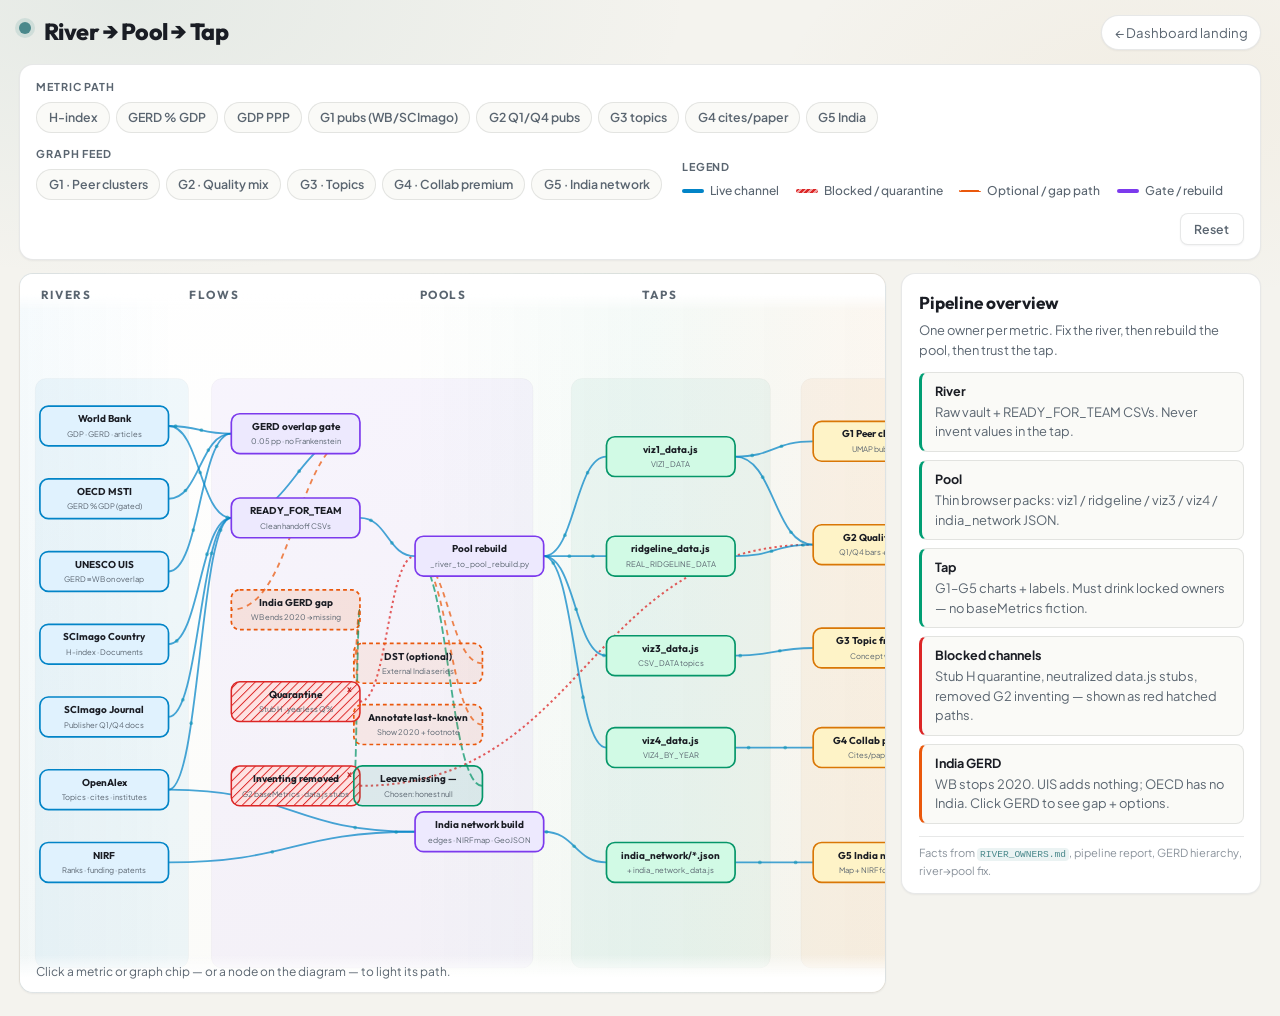
<file: tools/river-pipeline/index.html>
<!DOCTYPE html>
<html lang="en">
<head>
  <meta charset="UTF-8">
  <meta name="viewport" content="width=device-width, initial-scale=1.0">
  <title>River → Pool → Tap · Pipeline Map (team)</title>
  <link rel="preconnect" href="https://fonts.googleapis.com">
  <link rel="preconnect" href="https://fonts.gstatic.com" crossorigin>
  <link href="https://fonts.googleapis.com/css2?family=Outfit:wght@400;600;700;800&family=Plus+Jakarta+Sans:wght@400;500;600&display=swap" rel="stylesheet">
  <link rel="stylesheet" href="style.css?v=20260710">
</head>
<body>
  <div class="page">
    <header class="topbar">
      <div class="brand">
        <span class="brand-mark"></span>
        <div>
          <h1>River → Pool → Tap</h1>
          
        </div>
      </div>
      <a class="back-link" href="../../index.html">← Dashboard landing</a>
    </header>

    <section class="controls" aria-label="Metric and graph selectors">
      <div class="control-block">
        <span class="control-label">Metric path</span>
        <div class="chip-row" id="metric-chips"></div>
      </div>
      <div class="control-block">
        <span class="control-label">Graph feed</span>
        <div class="chip-row" id="graph-chips"></div>
      </div>
      <div class="control-block legend-block">
        <span class="control-label">Legend</span>
        <div class="legend-row">
          <span class="lg live"><i></i> Live channel</span>
          <span class="lg blocked"><i></i> Blocked / quarantine</span>
          <span class="lg dashed"><i></i> Optional / gap path</span>
          <span class="lg process"><i></i> Gate / rebuild</span>
        </div>
      </div>
      <button type="button" class="reset-btn" id="reset-btn" title="Clear highlight">Reset</button>
    </section>

    <div class="workspace">
      <main class="diagram-wrap">
        <div class="lane-labels" aria-hidden="true">
          <span>Rivers</span>
          <span>Flows</span>
          <span>Pools</span>
          <span>Taps</span>
        </div>
        <svg id="pipeline-svg" role="img" aria-label="Interactive river pool tap pipeline diagram"></svg>
        <div class="flow-hint" id="flow-hint">Click a metric or graph chip — or a node on the diagram — to light its path.</div>
      </main>

      <aside class="notes-panel" id="notes-panel">
        <div class="notes-head">
          <h2 id="notes-title">Pipeline overview</h2>
          <p class="notes-sub" id="notes-sub">One owner per metric. Fix the river, then rebuild the pool, then trust the tap.</p>
        </div>
        <ul class="notes-list" id="notes-list"></ul>
        <div class="india-callout" id="india-callout" hidden>
          <h3>India GERD after 2020</h3>
          <p id="india-callout-body"></p>
          <ul id="india-options"></ul>
        </div>
        <footer class="notes-foot">
          Facts from <code>RIVER_OWNERS.md</code>, pipeline report, GERD hierarchy, river→pool fix.
        </footer>
      </aside>
    </div>
  </div>

  <script src="../../d3.v7.min.js"></script>
  <script src="app.js?v=20260710"></script>
</body>
</html>
</file>
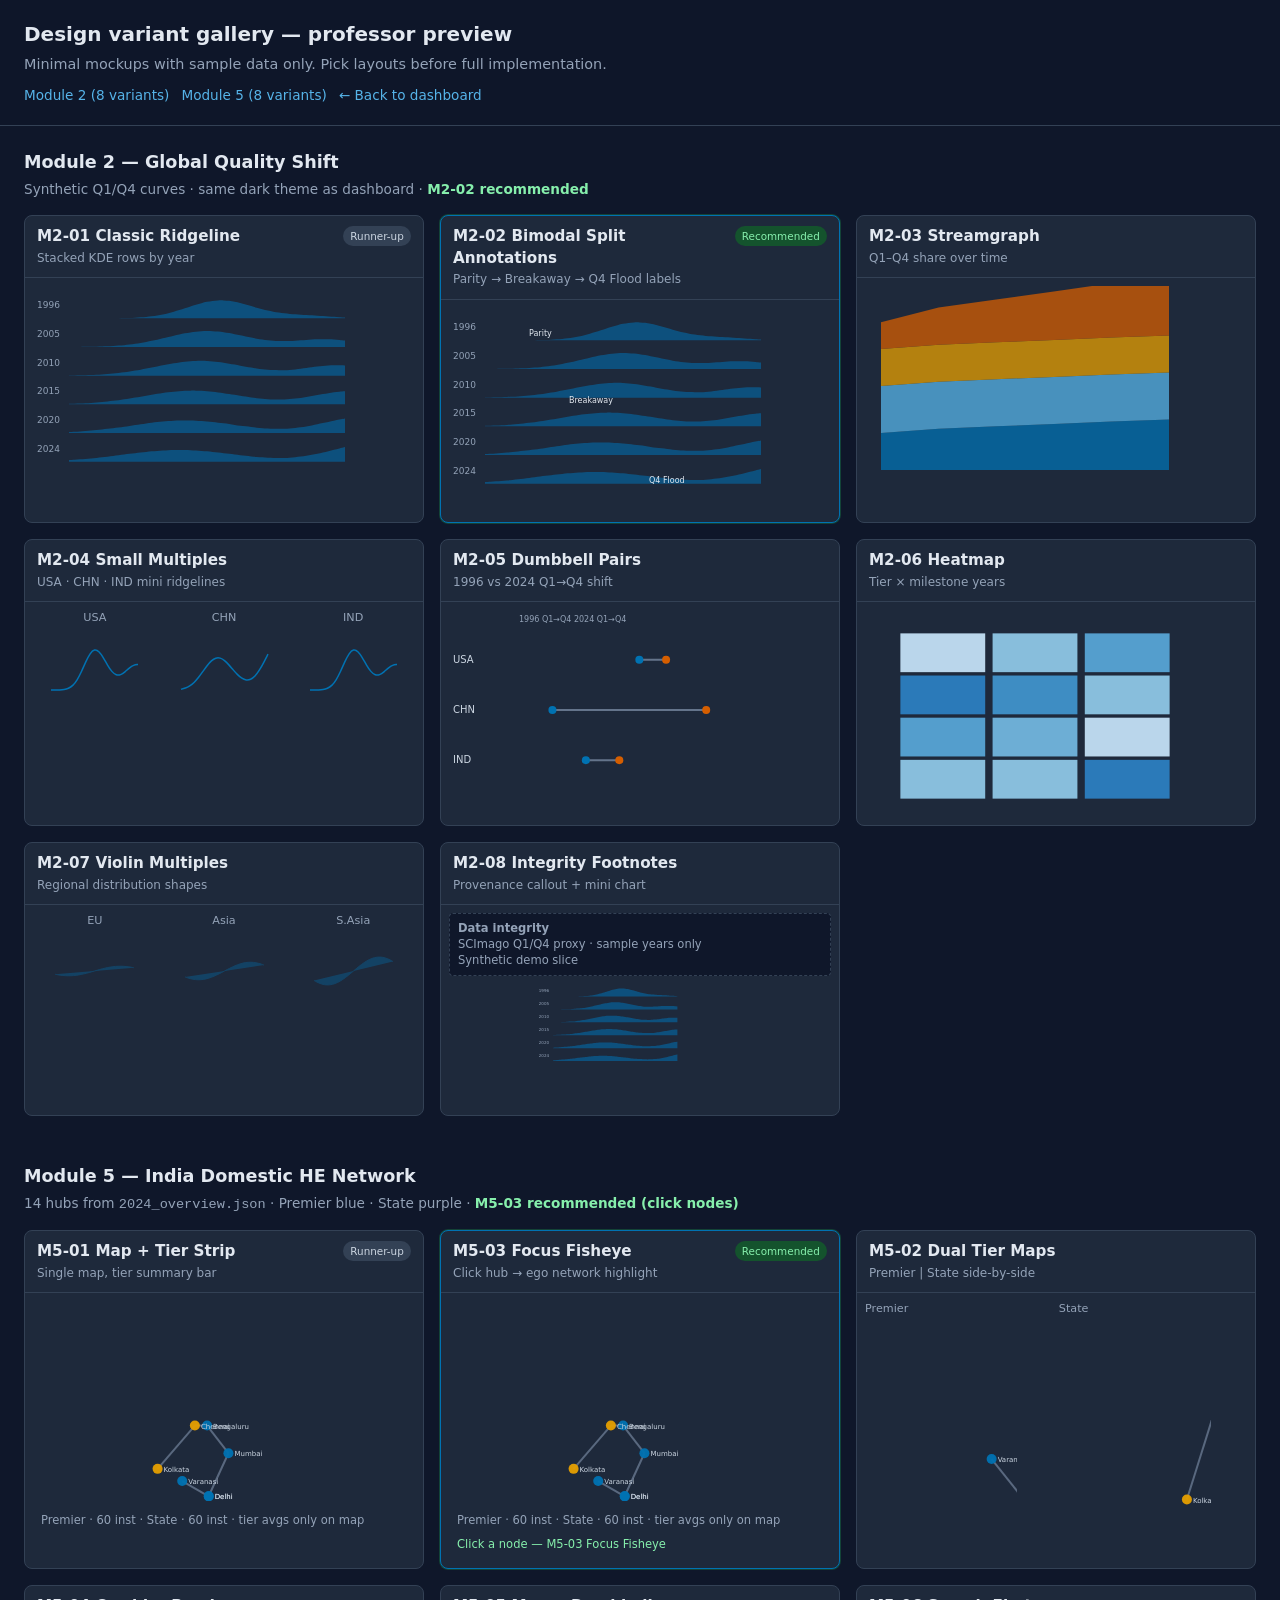
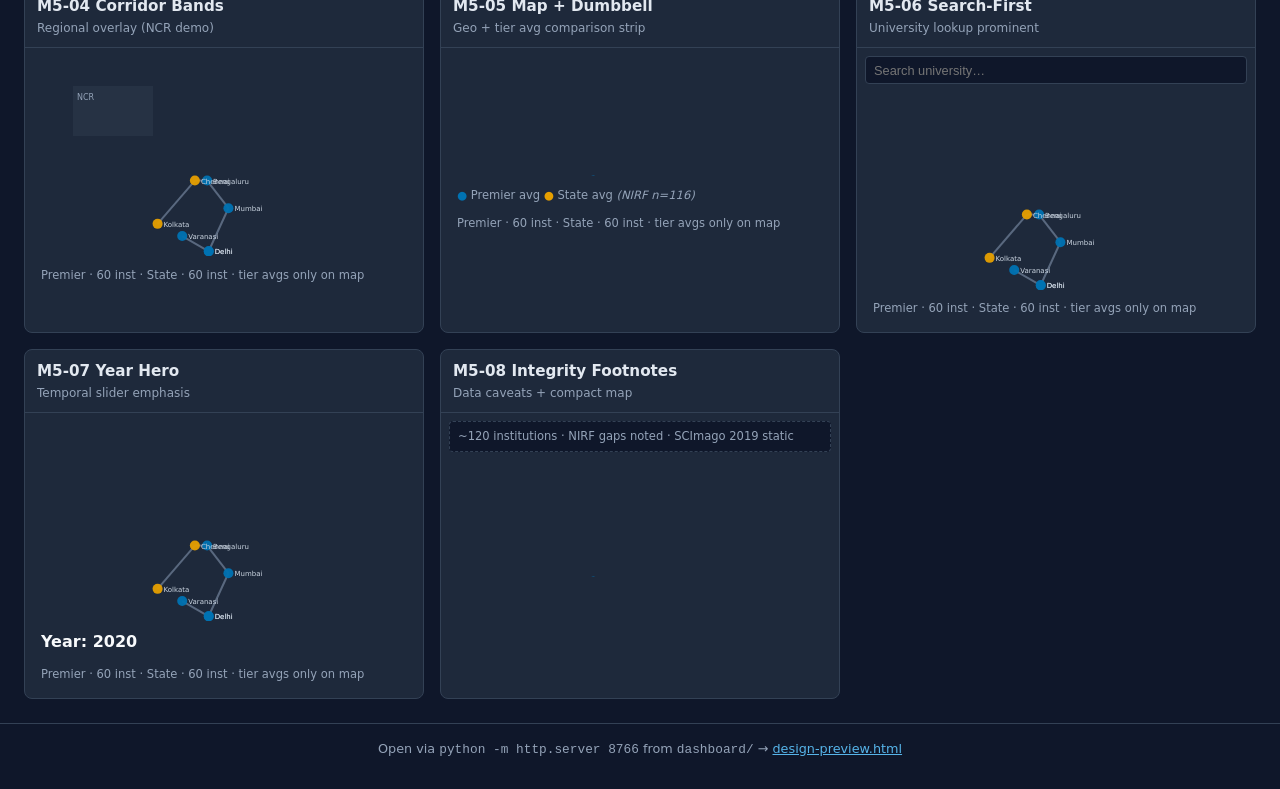
<file: design-preview.html>
<!DOCTYPE html>
<html lang="en">
<head>
  <meta charset="UTF-8" />
  <meta name="viewport" content="width=device-width, initial-scale=1" />
  <title>Design Preview — M2 & M5 Variants</title>
  <link rel="stylesheet" href="design-preview.css" />
</head>
<body>
  <header>
    <h1>Design variant gallery — professor preview</h1>
    <p>Minimal mockups with sample data only. Pick layouts before full implementation.</p>
    <nav class="toc">
      <a href="#m2">Module 2 (8 variants)</a>
      <a href="#m5">Module 5 (8 variants)</a>
      <a href="index.html">← Back to dashboard</a>
    </nav>
  </header>

  <section id="m2">
    <h2>Module 2 — Global Quality Shift</h2>
    <p class="lead">Synthetic Q1/Q4 curves · same dark theme as dashboard · <strong style="color:#86efac">M2-02 recommended</strong></p>
    <div class="grid">
      <article class="card" data-m2="m2-01">
        <div class="card-head">
          <div><h3>M2-01 Classic Ridgeline <span class="sub">Stacked KDE rows by year</span></h3></div>
          <span class="chip">Runner-up</span>
        </div>
        <div class="plot"></div>
      </article>
      <article class="card rec" data-m2="m2-02">
        <div class="card-head">
          <div><h3>M2-02 Bimodal Split Annotations <span class="sub">Parity → Breakaway → Q4 Flood labels</span></h3></div>
          <span class="chip chip-rec">Recommended</span>
        </div>
        <div class="plot"></div>
      </article>
      <article class="card" data-m2="m2-03">
        <div class="card-head">
          <div><h3>M2-03 Streamgraph <span class="sub">Q1–Q4 share over time</span></h3></div>
        </div>
        <div class="plot"></div>
      </article>
      <article class="card" data-m2="m2-04">
        <div class="card-head">
          <div><h3>M2-04 Small Multiples <span class="sub">USA · CHN · IND mini ridgelines</span></h3></div>
        </div>
        <div class="plot"></div>
      </article>
      <article class="card" data-m2="m2-05">
        <div class="card-head">
          <div><h3>M2-05 Dumbbell Pairs <span class="sub">1996 vs 2024 Q1→Q4 shift</span></h3></div>
        </div>
        <div class="plot"></div>
      </article>
      <article class="card" data-m2="m2-06">
        <div class="card-head">
          <div><h3>M2-06 Heatmap <span class="sub">Tier × milestone years</span></h3></div>
        </div>
        <div class="plot"></div>
      </article>
      <article class="card" data-m2="m2-07">
        <div class="card-head">
          <div><h3>M2-07 Violin Multiples <span class="sub">Regional distribution shapes</span></h3></div>
        </div>
        <div class="plot"></div>
      </article>
      <article class="card" data-m2="m2-08">
        <div class="card-head">
          <div><h3>M2-08 Integrity Footnotes <span class="sub">Provenance callout + mini chart</span></h3></div>
        </div>
        <div class="plot"></div>
      </article>
    </div>
  </section>

  <section id="m5">
    <h2>Module 5 — India Domestic HE Network</h2>
    <p class="lead">14 hubs from <code>2024_overview.json</code> · Premier blue · State purple · <strong style="color:#86efac">M5-03 recommended (click nodes)</strong></p>
    <div class="grid">
      <article class="card" data-m5="m5-01">
        <div class="card-head">
          <div><h3>M5-01 Map + Tier Strip <span class="sub">Single map, tier summary bar</span></h3></div>
          <span class="chip">Runner-up</span>
        </div>
        <div class="plot"></div>
      </article>
      <article class="card rec" data-m5="m5-03">
        <div class="card-head">
          <div><h3>M5-03 Focus Fisheye <span class="sub">Click hub → ego network highlight</span></h3></div>
          <span class="chip chip-rec">Recommended</span>
        </div>
        <div class="plot"></div>
      </article>
      <article class="card" data-m5="m5-02">
        <div class="card-head">
          <div><h3>M5-02 Dual Tier Maps <span class="sub">Premier | State side-by-side</span></h3></div>
        </div>
        <div class="plot"></div>
      </article>
      <article class="card" data-m5="m5-04">
        <div class="card-head">
          <div><h3>M5-04 Corridor Bands <span class="sub">Regional overlay (NCR demo)</span></h3></div>
        </div>
        <div class="plot"></div>
      </article>
      <article class="card" data-m5="m5-05">
        <div class="card-head">
          <div><h3>M5-05 Map + Dumbbell <span class="sub">Geo + tier avg comparison strip</span></h3></div>
        </div>
        <div class="plot"></div>
      </article>
      <article class="card" data-m5="m5-06">
        <div class="card-head">
          <div><h3>M5-06 Search-First <span class="sub">University lookup prominent</span></h3></div>
        </div>
        <div class="plot"></div>
      </article>
      <article class="card" data-m5="m5-07">
        <div class="card-head">
          <div><h3>M5-07 Year Hero <span class="sub">Temporal slider emphasis</span></h3></div>
        </div>
        <div class="plot"></div>
      </article>
      <article class="card" data-m5="m5-08">
        <div class="card-head">
          <div><h3>M5-08 Integrity Footnotes <span class="sub">Data caveats + compact map</span></h3></div>
        </div>
        <div class="plot"></div>
      </article>
    </div>
  </section>

  <footer>
    Open via <code>python -m http.server 8766</code> from <code>dashboard/</code> →
    <a href="http://localhost:8766/design-preview.html">design-preview.html</a>
  </footer>

  <script src="d3.v7.min.js"></script>
  <script src="design-preview.js"></script>
</body>
</html>
</file>
<file: tools/river-pipeline/style.css>
/* River → Pool → Tap — fig1 cream paper chrome (dashboard-light) */

:root {
  /* Match dashboard-light/style.css fig1 cream paper */
  --bg: #f4f3ee;
  --bg2: #efeee9;
  --bg-elev: #ffffff;
  --surface: #ffffff;
  --surface-hover: #fafaf7;
  --border: rgba(26, 29, 36, 0.10);
  --accent: #5f999b;
  --accent-bright: #4a888b;
  --accent-dim: rgba(95, 153, 155, 0.18);
  --pair-a: #0072b2;
  --pair-b: #e69f00;
  --success: #009e73;
  --danger: #d55e00;
  --purple: #cc79a7;
  --text: #1a1d24;
  --text-muted: #5a6570;
  --text-dim: #8b939c;
  --font-h: "Outfit", sans-serif;
  --font-b: "Plus Jakarta Sans", sans-serif;
  --radius: 14px;
  --ease: cubic-bezier(0.4, 0, 0.2, 1);
  --shadow-sm: 0 1px 2px rgba(26, 29, 36, 0.05);
  --shadow-md: 0 8px 24px rgba(26, 29, 36, 0.08);
  /* Diagram semantics (kept distinct — not chrome accents) */
  --river: #0284c7;
  --process: #7c3aed;
  --pool: #059669;
  --tap: #d97706;
  --blocked: #dc2626;
  --gap: #ea580c;
}

*,
*::before,
*::after {
  box-sizing: border-box;
}

html,
body {
  margin: 0;
  min-height: 100%;
  background:
    radial-gradient(ellipse 80% 50% at 10% 0%, rgba(95, 153, 155, 0.10), transparent 55%),
    radial-gradient(ellipse 60% 40% at 90% 10%, rgba(207, 151, 64, 0.06), transparent 50%),
    var(--bg);
  color: var(--text);
  font-family: var(--font-b);
  font-size: 15px;
  line-height: 1.5;
}

code {
  font-family: ui-monospace, "Cascadia Code", Consolas, monospace;
  font-size: 0.86em;
  color: var(--accent-bright);
  background: rgba(95, 153, 155, 0.12);
  padding: 0.1em 0.35em;
  border-radius: 4px;
}

.page {
  max-width: 1600px;
  margin: 0 auto;
  padding: 1rem 1.25rem 1.5rem;
  display: flex;
  flex-direction: column;
  gap: 0.9rem;
  min-height: 100vh;
}

.topbar {
  display: flex;
  align-items: flex-start;
  justify-content: space-between;
  gap: 1rem;
  flex-wrap: wrap;
  flex-shrink: 0;
}

.brand {
  display: flex;
  gap: 0.85rem;
  align-items: flex-start;
}

.brand-mark {
  width: 12px;
  height: 12px;
  margin-top: 0.45rem;
  border-radius: 50%;
  background: var(--accent-bright);
  box-shadow: 0 0 0 4px var(--accent-dim);
  flex-shrink: 0;
}

.brand h1 {
  margin: 0;
  font-family: var(--font-h);
  font-size: 1.55rem;
  font-weight: 800;
  letter-spacing: -0.02em;
  color: var(--text);
}

.howto {
  margin: 0.25rem 0 0;
  color: var(--text-muted);
  font-size: 0.85rem;
  max-width: 52rem;
}

.back-link {
  color: var(--text-muted);
  text-decoration: none;
  font-size: 0.88rem;
  border: 1px solid var(--border);
  padding: 0.45rem 0.85rem;
  border-radius: 999px;
  transition: color 0.15s var(--ease), border-color 0.15s var(--ease), background 0.15s var(--ease);
  background: var(--bg-elev);
  box-shadow: var(--shadow-sm);
}

.back-link:hover {
  color: var(--accent);
  border-color: var(--accent-dim);
  background: var(--surface-hover);
}

.controls {
  display: flex;
  flex-wrap: wrap;
  align-items: flex-end;
  gap: 0.9rem 1.35rem;
  padding: 0.95rem 1.1rem;
  background: var(--surface);
  border: 1px solid var(--border);
  border-radius: var(--radius);
  box-shadow: var(--shadow-sm);
  flex-shrink: 0;
}

.control-block {
  display: flex;
  flex-direction: column;
  gap: 0.45rem;
  min-width: 0;
}

.control-label {
  font-size: 0.72rem;
  text-transform: uppercase;
  letter-spacing: 0.08em;
  color: var(--text-muted);
  font-weight: 700;
}

.chip-row {
  display: flex;
  flex-wrap: wrap;
  gap: 0.4rem;
}

.chip {
  appearance: none;
  border: 1px solid var(--border);
  background: var(--surface-hover);
  color: var(--text-muted);
  font-family: inherit;
  font-size: 0.82rem;
  font-weight: 600;
  padding: 0.42rem 0.75rem;
  border-radius: 999px;
  cursor: pointer;
  transition: background 0.15s var(--ease), color 0.15s var(--ease), border-color 0.15s var(--ease), box-shadow 0.15s var(--ease);
}

.chip:hover {
  color: var(--text);
  border-color: rgba(26, 29, 36, 0.18);
  background: #efeee9;
}

.chip.active {
  color: #ffffff;
  background: var(--accent);
  border-color: var(--accent);
  box-shadow: 0 0 0 3px var(--accent-dim);
}

.chip.graph.active {
  background: var(--tap);
  border-color: var(--tap);
  color: #ffffff;
  box-shadow: 0 0 0 3px rgba(217, 119, 6, 0.22);
}

.legend-row {
  display: flex;
  flex-wrap: wrap;
  gap: 0.7rem 1.1rem;
  font-size: 0.8rem;
  color: var(--text-muted);
  font-weight: 500;
}

.lg {
  display: inline-flex;
  align-items: center;
  gap: 0.4rem;
}

.lg i {
  display: inline-block;
  width: 22px;
  height: 4px;
  border-radius: 2px;
  flex-shrink: 0;
}

.lg.live i {
  background: var(--river);
}
.lg.blocked i {
  background: var(--blocked);
  background-image: repeating-linear-gradient(
    -45deg,
    transparent,
    transparent 2px,
    rgba(255, 255, 255, 0.55) 2px,
    rgba(255, 255, 255, 0.55) 4px
  );
}
.lg.dashed i {
  background: transparent;
  border-top: 2px dashed var(--gap);
  height: 0;
}
.lg.process i {
  background: var(--process);
}

.reset-btn {
  margin-left: auto;
  appearance: none;
  border: 1px solid var(--border);
  background: var(--bg-elev);
  color: var(--text-muted);
  font-family: inherit;
  font-size: 0.82rem;
  font-weight: 600;
  padding: 0.45rem 0.9rem;
  border-radius: 8px;
  cursor: pointer;
  box-shadow: var(--shadow-sm);
}

.reset-btn:hover {
  color: var(--text);
  border-color: rgba(26, 29, 36, 0.18);
  background: var(--surface-hover);
}

.workspace {
  display: grid;
  grid-template-columns: minmax(0, 1fr) minmax(300px, 360px);
  gap: 1rem;
  flex: 1;
  min-height: 0;
  align-items: stretch;
}

@media (max-width: 1100px) {
  .workspace {
    grid-template-columns: 1fr;
  }

  .notes-panel {
    max-height: none;
    position: static;
  }

  .diagram-wrap {
    min-height: 560px;
    height: auto;
  }
}

.diagram-wrap {
  position: relative;
  background:
    linear-gradient(90deg, rgba(2, 132, 199, 0.04) 0%, transparent 18%),
    linear-gradient(90deg, transparent 45%, rgba(5, 150, 105, 0.04) 72%, rgba(217, 119, 6, 0.05) 100%),
    linear-gradient(165deg, #ffffff, #fafaf7);
  border: 1px solid var(--border);
  border-radius: var(--radius);
  box-shadow: var(--shadow-sm);
  overflow: auto;
  min-height: min(74vh, 820px);
  height: calc(100vh - 12rem);
  max-height: none;
  -webkit-overflow-scrolling: touch;
}

.lane-labels {
  position: sticky;
  top: 0;
  left: 0;
  right: 0;
  display: grid;
  grid-template-columns: 18% 28% 27% 27%;
  padding: 0.75rem 1.4rem 0.5rem;
  pointer-events: none;
  z-index: 3;
  background: linear-gradient(180deg, rgba(255, 255, 255, 0.96) 55%, transparent);
}

.lane-labels span {
  font-family: var(--font-h);
  font-size: 0.78rem;
  font-weight: 700;
  letter-spacing: 0.14em;
  text-transform: uppercase;
  color: var(--text-muted);
}

#pipeline-svg {
  width: 100%;
  min-width: 980px;
  height: auto;
  min-height: 720px;
  display: block;
}

.flow-hint {
  position: sticky;
  bottom: 0;
  left: 0;
  right: 0;
  margin-top: -2.2rem;
  padding: 0.65rem 1.1rem 0.75rem;
  font-size: 0.8rem;
  color: var(--text-muted);
  pointer-events: none;
  z-index: 3;
  background: linear-gradient(0deg, rgba(255, 255, 255, 0.97) 40%, transparent);
}

.notes-panel {
  background: var(--surface);
  border: 1px solid var(--border);
  border-radius: var(--radius);
  box-shadow: var(--shadow-sm);
  padding: 1.05rem 1.1rem 0.9rem;
  display: flex;
  flex-direction: column;
  gap: 0.8rem;
  max-height: calc(100vh - 12rem);
  overflow: auto;
  position: sticky;
  top: 1rem;
  align-self: start;
}

.notes-head h2 {
  margin: 0;
  font-family: var(--font-h);
  font-size: 1.15rem;
  font-weight: 700;
  color: var(--text);
}

.notes-sub {
  margin: 0.35rem 0 0;
  color: var(--text-muted);
  font-size: 0.86rem;
}

.notes-list {
  margin: 0;
  padding: 0;
  list-style: none;
  display: flex;
  flex-direction: column;
  gap: 0.55rem;
}

.notes-list li {
  position: relative;
  padding: 0.6rem 0.7rem 0.6rem 0.9rem;
  background: #fafaf7;
  border-radius: 8px;
  border: 1px solid var(--border);
  border-left: 3px solid var(--accent);
  font-size: 0.86rem;
  color: var(--text-muted);
}

.notes-list li strong {
  display: block;
  color: var(--text);
  font-size: 0.84rem;
  margin-bottom: 0.15rem;
}

.notes-list li.warn {
  border-left-color: var(--blocked);
}

.notes-list li.ok {
  border-left-color: var(--success);
}

.notes-list li.gap {
  border-left-color: var(--gap);
}

.india-callout {
  padding: 0.8rem;
  border-radius: 8px;
  border: 1px dashed rgba(234, 88, 12, 0.55);
  background: rgba(234, 88, 12, 0.06);
}

.india-callout h3 {
  margin: 0 0 0.35rem;
  font-family: var(--font-h);
  font-size: 0.95rem;
  color: #c2410c;
}

.india-callout p {
  margin: 0 0 0.5rem;
  font-size: 0.84rem;
  color: var(--text-muted);
}

.india-callout ul {
  margin: 0;
  padding-left: 1.1rem;
  font-size: 0.82rem;
  color: var(--text-muted);
}

.india-callout li.chosen {
  color: #047857;
  font-weight: 600;
}

.india-callout li.optional {
  color: #c2410c;
}

.notes-foot {
  margin-top: auto;
  padding-top: 0.5rem;
  border-top: 1px solid var(--border);
  font-size: 0.74rem;
  color: var(--text-dim);
}

/* SVG node states */
.node-hit {
  cursor: pointer;
}

.node-body {
  transition: opacity 0.25s var(--ease), filter 0.25s var(--ease);
}

.link-path {
  fill: none;
  transition: stroke-opacity 0.25s var(--ease), stroke-width 0.25s var(--ease);
}

.dimmed .node-body,
.dimmed .link-path {
  opacity: 0.18;
}

.highlight .node-body {
  filter: drop-shadow(0 2px 8px rgba(95, 153, 155, 0.28));
}

.particles circle {
  pointer-events: none;
}
</file>
<file: design-preview.css>
:root {
  --bg: #0f172a;
  --card: #1e293b;
  --border: #334155;
  --text: #e2e8f0;
  --muted: #94a3b8;
  --rec: #0072B2;
}

* {
  box-sizing: border-box;
}

body {
  margin: 0;
  font-family: system-ui, -apple-system, Segoe UI, sans-serif;
  background: var(--bg);
  color: var(--text);
  line-height: 1.4;
}

header {
  padding: 1.25rem 1.5rem;
  border-bottom: 1px solid var(--border);
  position: sticky;
  top: 0;
  background: rgba(15, 23, 42, 0.95);
  backdrop-filter: blur(6px);
  z-index: 10;
}

header h1 {
  margin: 0 0 0.35rem;
  font-size: 1.25rem;
}

header p {
  margin: 0;
  color: var(--muted);
  font-size: 0.9rem;
}

nav.toc {
  display: flex;
  gap: 0.75rem;
  margin-top: 0.75rem;
  flex-wrap: wrap;
}

nav.toc a {
  color: #56B4E9;
  font-size: 0.85rem;
  text-decoration: none;
}

section {
  padding: 1.5rem;
  max-width: 1400px;
  margin: 0 auto;
}

section h2 {
  margin: 0 0 0.35rem;
  font-size: 1.1rem;
}

section .lead {
  color: var(--muted);
  font-size: 0.85rem;
  margin: 0 0 1rem;
}

.grid {
  display: grid;
  grid-template-columns: repeat(auto-fill, minmax(340px, 1fr));
  gap: 1rem;
}

.card {
  background: var(--card);
  border: 1px solid var(--border);
  border-radius: 8px;
  overflow: hidden;
}

.card.rec {
  border-color: var(--rec);
  box-shadow: 0 0 0 1px rgba(34, 197, 94, 0.25);
}

.card-head {
  display: flex;
  align-items: flex-start;
  justify-content: space-between;
  gap: 0.5rem;
  padding: 0.65rem 0.75rem;
  border-bottom: 1px solid var(--border);
}

.card-head h3 {
  margin: 0;
  font-size: 0.95rem;
}

.card-head .sub {
  display: block;
  color: var(--muted);
  font-size: 0.75rem;
  font-weight: normal;
  margin-top: 0.15rem;
}

.chip {
  font-size: 0.65rem;
  padding: 0.15rem 0.45rem;
  border-radius: 999px;
  background: #334155;
  color: #cbd5e1;
  white-space: nowrap;
}

.chip-rec {
  background: #14532d;
  color: #86efac;
}

.plot {
  padding: 0.5rem;
  min-height: 210px;
}

.mini-row {
  display: flex;
  gap: 0.35rem;
}

.mini-cell {
  flex: 1;
  text-align: center;
}

.mini-label {
  font-size: 0.7rem;
  color: var(--muted);
  margin-bottom: 0.25rem;
}

.footnote-box {
  font-size: 0.72rem;
  color: var(--muted);
  background: #0f172a;
  border: 1px dashed var(--border);
  border-radius: 4px;
  padding: 0.4rem 0.5rem;
  margin-bottom: 0.35rem;
}

.mock-search {
  width: 100%;
  margin-bottom: 0.35rem;
  padding: 0.35rem 0.5rem;
  border-radius: 4px;
  border: 1px solid var(--border);
  background: #0f172a;
  color: var(--text);
  font-size: 0.8rem;
}

.tier-strip,
.dumbbell-strip,
.year-hero {
  font-size: 0.72rem;
  color: var(--muted);
  padding: 0.25rem 0.5rem 0.5rem;
}

.year-hero {
  font-size: 1rem;
  color: #f8fafc;
  font-weight: 600;
}

.dot-p {
  color: #0072B2;
}
.dot-s {
  color: #E69F00;
}

.split-map {
  display: flex;
  gap: 0.35rem;
}

.split-map > div {
  flex: 1;
}

.hint {
  margin: 0;
  padding: 0 0.5rem 0.5rem;
  font-size: 0.72rem;
  color: #86efac;
}

footer {
  padding: 1rem 1.5rem 2rem;
  color: var(--muted);
  font-size: 0.8rem;
  text-align: center;
  border-top: 1px solid var(--border);
}

footer a {
  color: #56B4E9;
}
</file>
